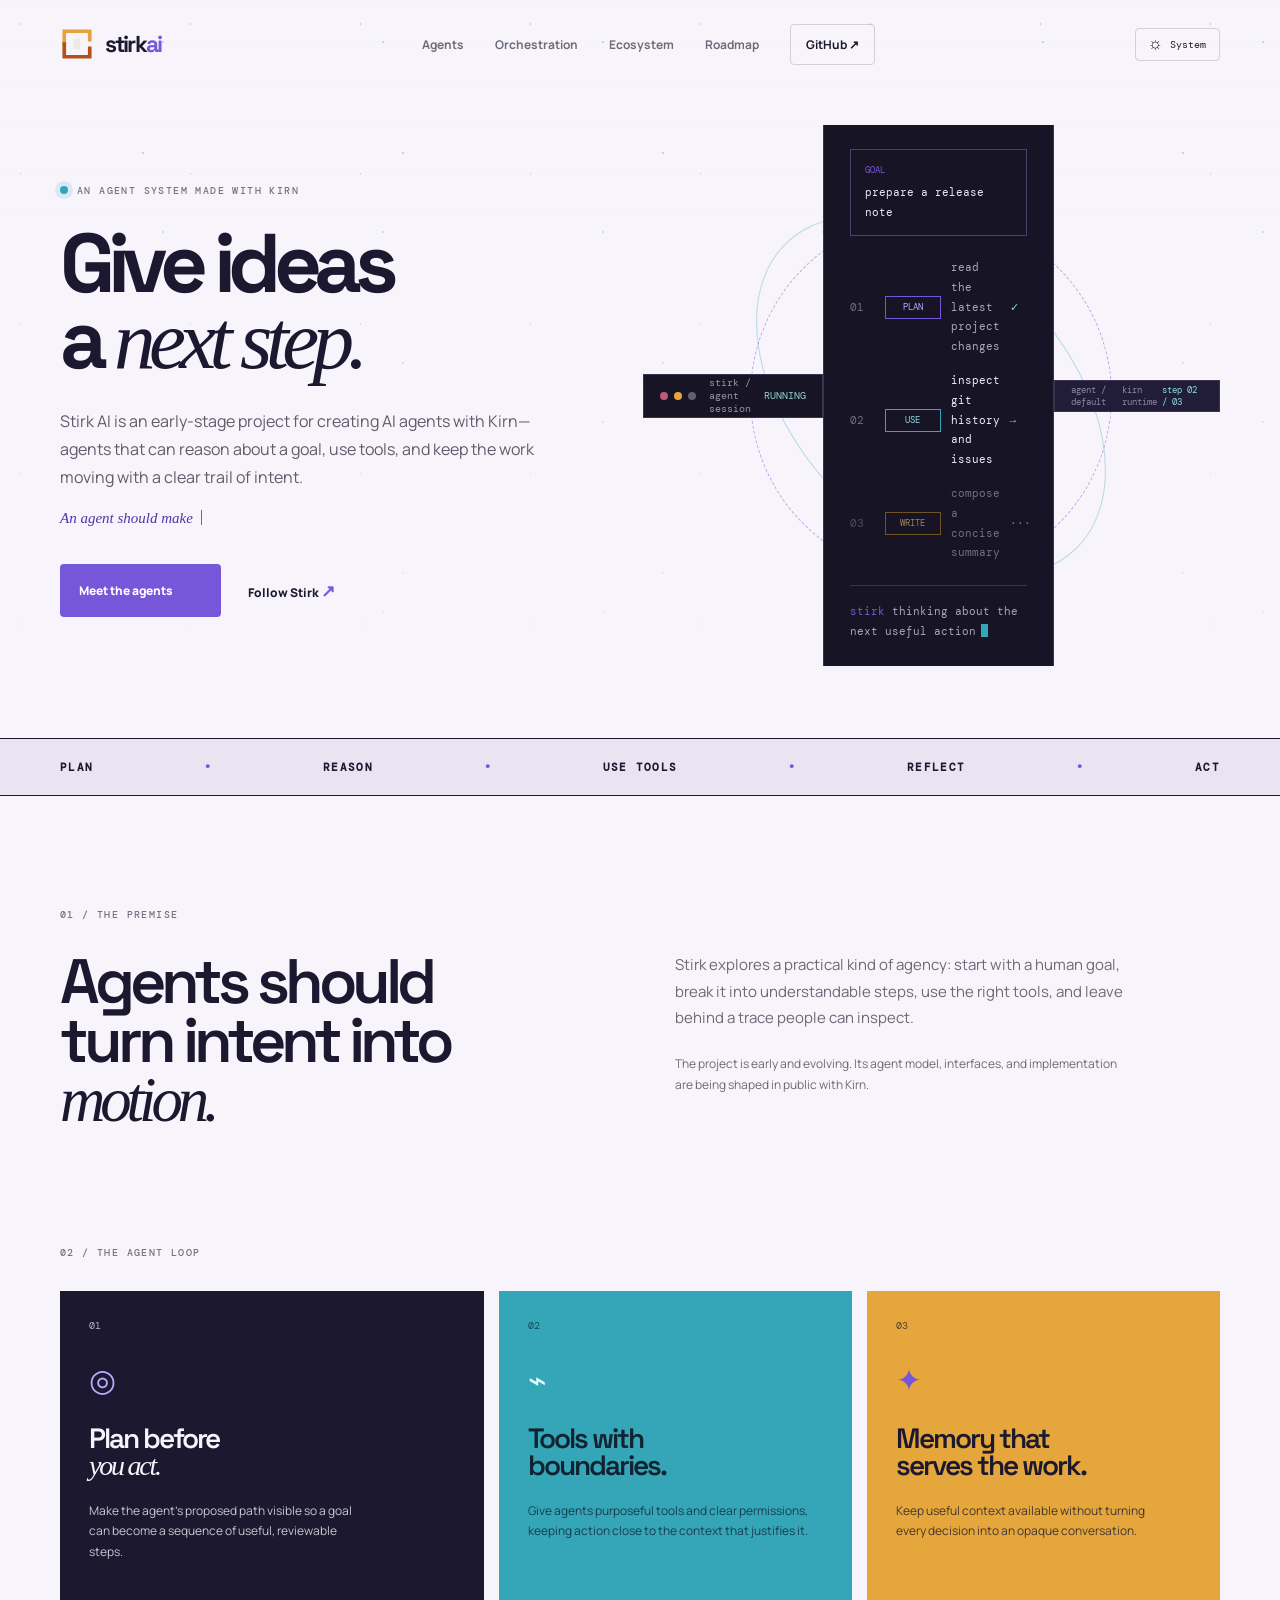
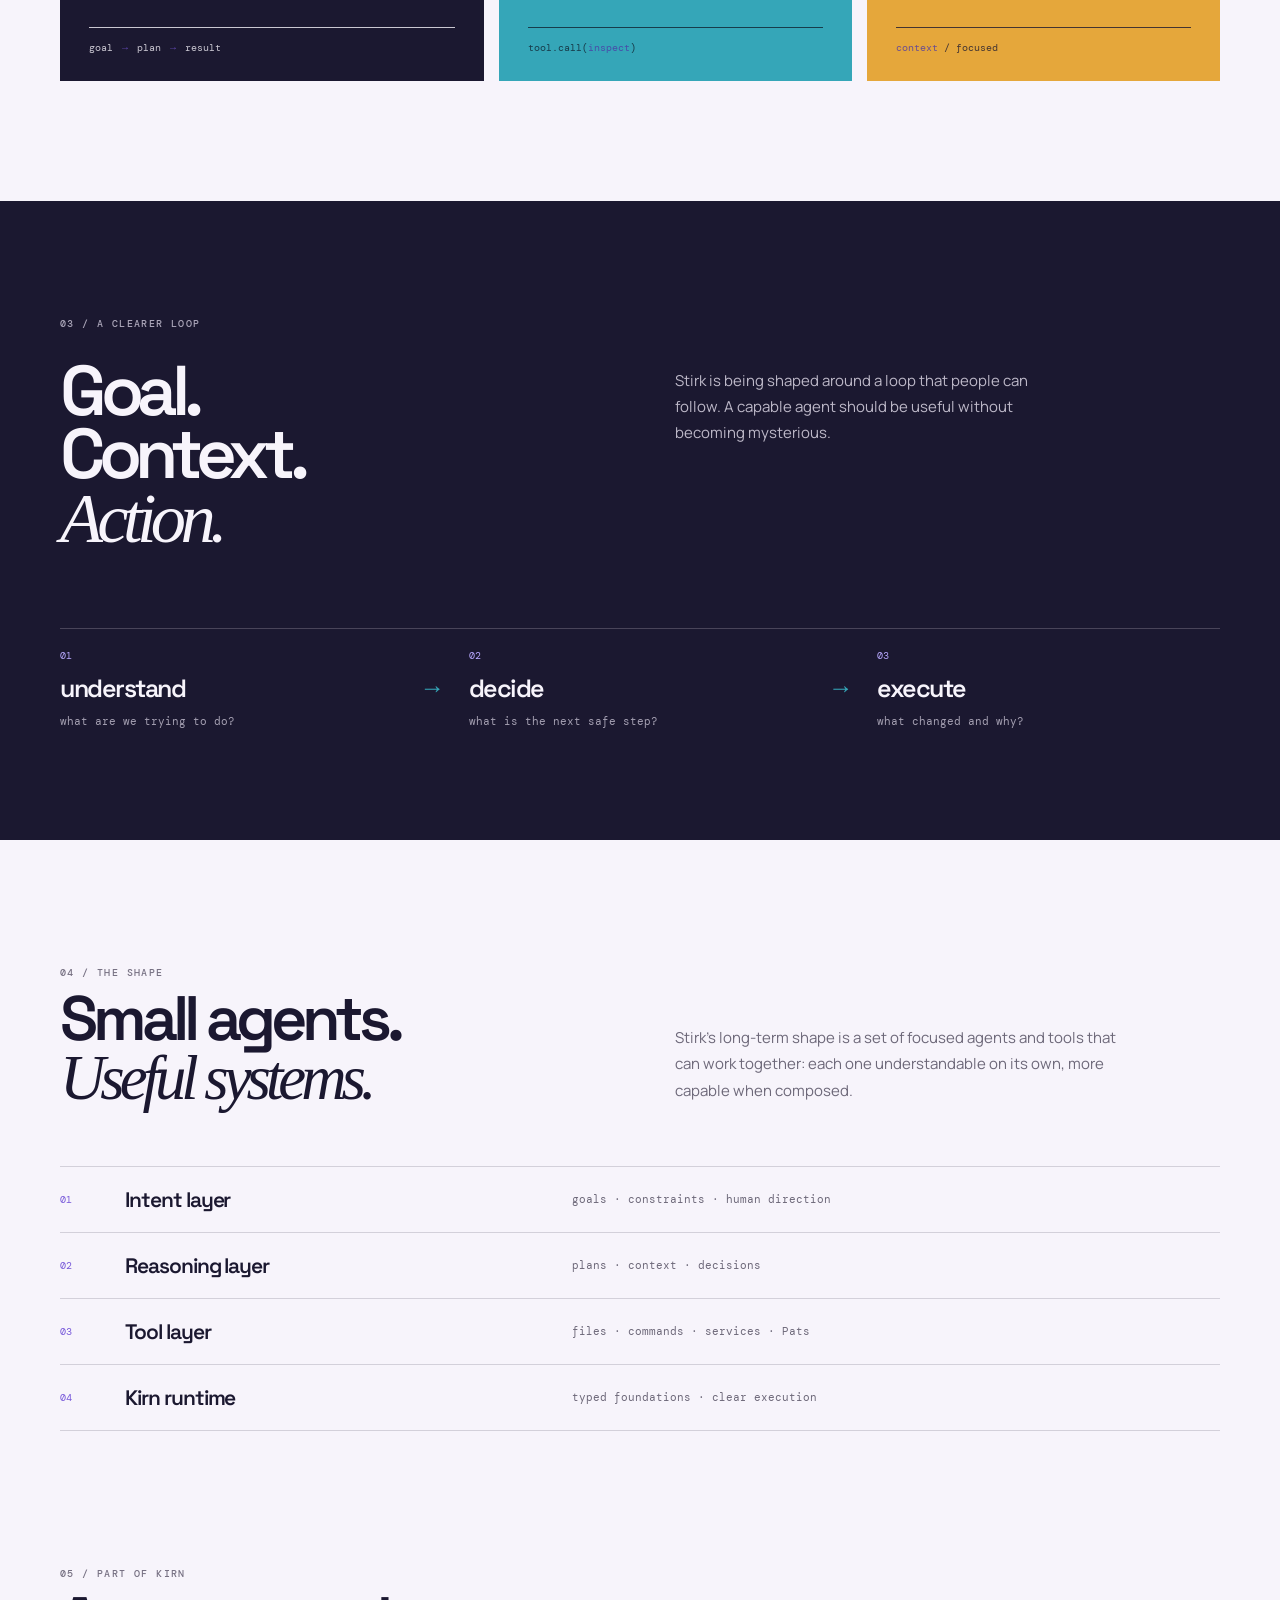
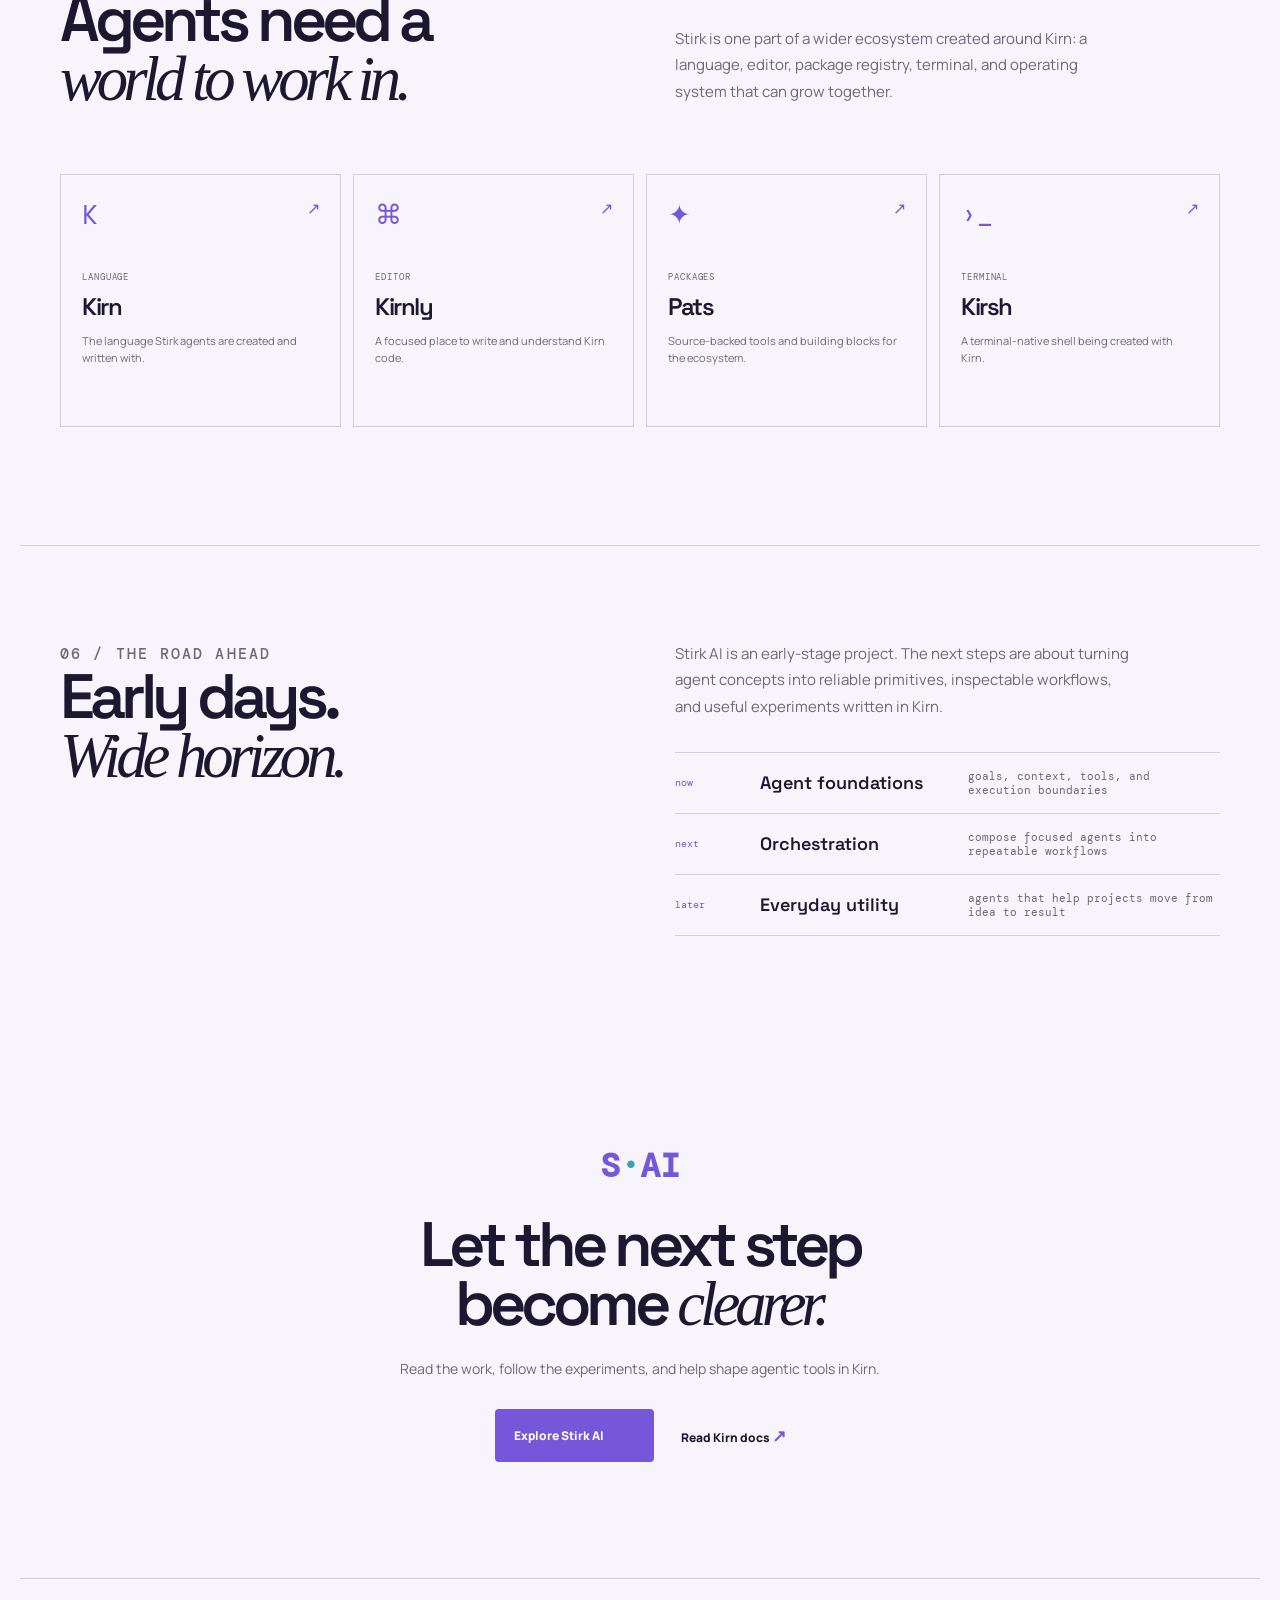
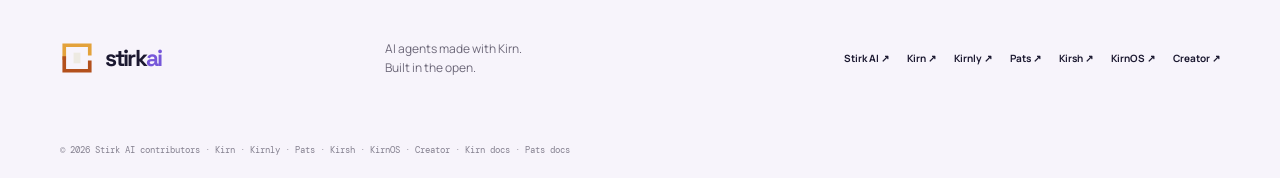
<file: index.html>
<!doctype html>
<html lang="en">
<head>
  <meta charset="UTF-8"><meta name="viewport" content="width=device-width,initial-scale=1">
  <meta name="description" content="Stirk AI is an early-stage AI-agent system created and written with the Kirn programming language. Explore its agent-first ideas, orchestration model, and open development.">
  <meta name="keywords" content="Stirk AI, AI agents, Kirn AI, Kirn programming language, agent orchestration, autonomous tools">
  <meta name="author" content="Stirk AI contributors"><meta name="robots" content="index, follow, max-image-preview:large">
  <link rel="canonical" href="https://stirk-ai.github.io/"><meta name="theme-color" content="#161322">
  <title>Stirk AI — agents created with Kirn</title>
  <meta property="og:type" content="website"><meta property="og:site_name" content="Stirk AI"><meta property="og:title" content="Stirk AI — agents created with Kirn"><meta property="og:description" content="An open AI-agent project exploring planning, tools, and execution with the Kirn programming language."><meta property="og:url" content="https://stirk-ai.github.io/"><meta property="og:image" content="https://stirk-ai.github.io/Stirkai-logos/logo-on-dark-mode-1280x640.png"><meta property="og:image:alt" content="Stirk AI agent platform">
  <meta name="twitter:card" content="summary_large_image"><meta name="twitter:title" content="Stirk AI — agents created with Kirn"><meta name="twitter:description" content="Give an agent a goal. Let it find the next useful step."><meta name="twitter:image" content="https://stirk-ai.github.io/Stirkai-logos/logo-on-dark-mode-1280x640.png"><meta name="twitter:image:alt" content="Stirk AI agent platform">
  <link rel="icon" type="image/svg+xml" href="Stirkai-logos/favicon-on-light-mode.svg"><link rel="preconnect" href="https://fonts.googleapis.com"><link rel="preconnect" href="https://fonts.gstatic.com" crossorigin><link href="https://fonts.googleapis.com/css2?family=DM+Mono:wght@400;500&family=Manrope:wght@400;500;600;700;800&family=Space+Grotesk:wght@500;600;700&display=swap" rel="stylesheet"><link rel="stylesheet" href="styles.css">
</head>
<body><div class="starfield" aria-hidden="true"></div><header class="site-header shell"><a class="brand" href="#top"><img src="Stirkai-logos/icon-on-dark-mode.svg" alt=""><span>stirk<span class="accent">ai</span></span></a><nav aria-label="Main navigation"><a href="#agents">Agents</a><a href="#orchestration">Orchestration</a><a href="#ecosystem">Ecosystem</a><a href="#roadmap">Roadmap</a><a class="github" href="https://github.com/stirk-ai" target="_blank" rel="noreferrer">GitHub ↗</a></nav><div class="header-tools"><button class="theme-toggle" type="button" aria-label="Use system theme" title="Use system theme"><span class="theme-icon" aria-hidden="true">☼</span><span class="theme-label">System</span></button><button class="menu" aria-label="Toggle navigation" aria-expanded="false"><i></i><i></i></button></div></header>
<main id="top">
<section class="hero shell"><div class="hero-copy"><p class="eyebrow"><span class="signal"></span> an agent system made with Kirn</p><h1>Give ideas<br>a <em>next step.</em></h1><p class="hero-lede">Stirk AI is an early-stage project for creating AI agents with Kirn—agents that can reason about a goal, use tools, and keep the work moving with a clear trail of intent.</p><p class="hero-typing" aria-live="polite"><span>An agent should </span><strong id="typing-text">make the next step visible.</strong><i class="typing-cursor" aria-hidden="true"></i></p><div class="hero-actions"><a class="button button-violet" href="#agents">Meet the agents <span>↓</span></a><a class="quiet-link" href="https://github.com/stirk-ai" target="_blank" rel="noreferrer">Follow Stirk <span>↗</span></a></div></div><div class="agent-console" id="agents"><div class="console-top"><div class="traffic"><i></i><i></i><i></i></div><span>stirk / agent session</span><b>RUNNING</b></div><div class="console-body"><div class="goal"><span>GOAL</span><strong>prepare a release note</strong></div><div class="agent-line"><i>01</i><span class="node violet">PLAN</span><p>read the latest project changes</p><b>✓</b></div><div class="agent-line active"><i>02</i><span class="node cyan">USE</span><p>inspect git history and issues</p><b>→</b></div><div class="agent-line muted"><i>03</i><span class="node amber">WRITE</span><p>compose a concise summary</p><b>···</b></div><div class="console-prompt"><span>stirk</span> thinking about the next useful action<span class="cursor"></span></div></div><div class="console-status"><span>agent / default</span><span>kirn runtime</span><span>step 02 / 03</span></div></div></section>
<section class="signal-bar"><div class="shell"><span>plan</span><i>·</i><span>reason</span><i>·</i><span>use tools</span><i>·</i><span>reflect</span><i>·</i><span>act</span></div></section>
<section class="intro shell"><div class="section-number">01 / THE PREMISE</div><div class="intro-grid"><h2>Agents should<br>turn intent into <em>motion.</em></h2><div><p>Stirk explores a practical kind of agency: start with a human goal, break it into understandable steps, use the right tools, and leave behind a trace people can inspect.</p><p class="muted">The project is early and evolving. Its agent model, interfaces, and implementation are being shaped in public with Kirn.</p></div></div></section>
<section class="capabilities shell" id="orchestration"><div class="section-number">02 / THE AGENT LOOP</div><div class="capability-grid"><article class="capability main-cap"><span class="cap-no">01</span><div class="cap-symbol">◎</div><h3>Plan before<br><em>you act.</em></h3><p>Make the agent’s proposed path visible so a goal can become a sequence of useful, reviewable steps.</p><div class="mini-flow"><span>goal</span><b>→</b><span>plan</span><b>→</b><span>result</span></div></article><article class="capability cyan-cap"><span class="cap-no">02</span><div class="cap-symbol">⌁</div><h3>Tools with<br>boundaries.</h3><p>Give agents purposeful tools and clear permissions, keeping action close to the context that justifies it.</p><div class="code-pill">tool.call(<b>inspect</b>)</div></article><article class="capability amber-cap"><span class="cap-no">03</span><div class="cap-symbol">✦</div><h3>Memory that<br>serves the work.</h3><p>Keep useful context available without turning every decision into an opaque conversation.</p><div class="code-pill"><span>context</span> / focused</div></article></div></section>
<section class="orchestration" id="workflow"><div class="shell"><p class="section-number">03 / A CLEARER LOOP</p><div class="orchestration-head"><h2>Goal.<br>Context.<br><em>Action.</em></h2><p>Stirk is being shaped around a loop that people can follow. A capable agent should be useful without becoming mysterious.</p></div><div class="loop-line"><div><span>01</span><strong>understand</strong><small>what are we trying to do?</small></div><i>→</i><div><span>02</span><strong>decide</strong><small>what is the next safe step?</small></div><i>→</i><div><span>03</span><strong>execute</strong><small>what changed and why?</small></div></div></div></section>
<section class="architecture shell"><div class="architecture-head"><div><p class="section-number">04 / THE SHAPE</p><h2>Small agents.<br><em>Useful systems.</em></h2></div><p>Stirk’s long-term shape is a set of focused agents and tools that can work together: each one understandable on its own, more capable when composed.</p></div><div class="layers"><div><span>01</span><strong>Intent layer</strong><small>goals · constraints · human direction</small></div><div><span>02</span><strong>Reasoning layer</strong><small>plans · context · decisions</small></div><div><span>03</span><strong>Tool layer</strong><small>files · commands · services · Pats</small></div><div><span>04</span><strong>Kirn runtime</strong><small>typed foundations · clear execution</small></div></div></section>
<section class="ecosystem shell" id="ecosystem"><div class="ecosystem-head"><div><p class="section-number">05 / PART OF KIRN</p><h2>Agents need a<br><em>world to work in.</em></h2></div><p>Stirk is one part of a wider ecosystem created around Kirn: a language, editor, package registry, terminal, and operating system that can grow together.</p></div><div class="ecosystem-grid"><a class="ecosystem-card" href="https://kirn-lang.github.io/" target="_blank" rel="noreferrer"><span class="ecosystem-icon">K</span><small>LANGUAGE</small><strong>Kirn</strong><p>The language Stirk agents are created and written with.</p><span class="card-arrow">↗</span></a><a class="ecosystem-card" href="https://kirnly.github.io/" target="_blank" rel="noreferrer"><span class="ecosystem-icon">⌘</span><small>EDITOR</small><strong>Kirnly</strong><p>A focused place to write and understand Kirn code.</p><span class="card-arrow">↗</span></a><a class="ecosystem-card" href="https://pats-registry.github.io/" target="_blank" rel="noreferrer"><span class="ecosystem-icon">✦</span><small>PACKAGES</small><strong>Pats</strong><p>Source-backed tools and building blocks for the ecosystem.</p><span class="card-arrow">↗</span></a><a class="ecosystem-card" href="https://kirsh-shell.github.io/" target="_blank" rel="noreferrer"><span class="ecosystem-icon">›_</span><small>TERMINAL</small><strong>Kirsh</strong><p>A terminal-native shell being created with Kirn.</p><span class="card-arrow">↗</span></a></div></section>
<section class="roadmap shell" id="roadmap"><div><p class="section-number">06 / THE ROAD AHEAD</p><h2>Early days.<br><em>Wide horizon.</em></h2></div><div><p>Stirk AI is an early-stage project. The next steps are about turning agent concepts into reliable primitives, inspectable workflows, and useful experiments written in Kirn.</p><div class="roadmap-list"><div><span>now</span><strong>Agent foundations</strong><small>goals, context, tools, and execution boundaries</small></div><div><span>next</span><strong>Orchestration</strong><small>compose focused agents into repeatable workflows</small></div><div><span>later</span><strong>Everyday utility</strong><small>agents that help projects move from idea to result</small></div></div></div></section>
<section class="cta shell"><div class="cta-mark">S<span>·</span>AI</div><h2>Let the next step<br>become <em>clearer.</em></h2><p>Read the work, follow the experiments, and help shape agentic tools in Kirn.</p><div class="hero-actions"><a class="button button-violet" href="https://github.com/stirk-ai/stirk-ai" target="_blank" rel="noreferrer">Explore Stirk AI <span>↗</span></a><a class="quiet-link" href="https://rkriad585.github.io/kirn/" target="_blank" rel="noreferrer">Read Kirn docs <span>↗</span></a></div></section>
</main><footer class="footer shell"><a class="brand" href="#top"><img src="Stirkai-logos/icon-on-dark-mode.svg" alt=""><span>stirk<span class="accent">ai</span></span></a><p>AI agents made with Kirn.<br>Built in the open.</p><div><a href="https://github.com/stirk-ai" target="_blank" rel="noreferrer">Stirk AI ↗</a><a href="https://kirn-lang.github.io/" target="_blank" rel="noreferrer">Kirn ↗</a><a href="https://kirnly.github.io/" target="_blank" rel="noreferrer">Kirnly ↗</a><a href="https://pats-registry.github.io/" target="_blank" rel="noreferrer">Pats ↗</a><a href="https://kirsh-shell.github.io/" target="_blank" rel="noreferrer">Kirsh ↗</a><a href="https://kirnos-kernel.github.io/" target="_blank" rel="noreferrer">KirnOS ↗</a><a href="https://rkriad585.github.io/" target="_blank" rel="noreferrer">Creator ↗</a></div><small>© 2026 Stirk AI contributors · <a href="https://kirn-lang.github.io/" target="_blank" rel="noreferrer">Kirn</a> · <a href="https://kirnly.github.io/" target="_blank" rel="noreferrer">Kirnly</a> · <a href="https://pats-registry.github.io/" target="_blank" rel="noreferrer">Pats</a> · <a href="https://kirsh-shell.github.io/" target="_blank" rel="noreferrer">Kirsh</a> · <a href="https://kirnos-kernel.github.io/" target="_blank" rel="noreferrer">KirnOS</a> · <a href="https://rkriad585.github.io/" target="_blank" rel="noreferrer">Creator</a> · <a href="https://rkriad585.github.io/kirn/" target="_blank" rel="noreferrer">Kirn docs</a> · <a href="https://pats-registry.github.io/pats/" target="_blank" rel="noreferrer">Pats docs</a></small></footer><script type="application/ld+json">{"@context":"https://schema.org","@type":"SoftwareApplication","name":"Stirk AI","applicationCategory":"DeveloperApplication","operatingSystem":"Linux, macOS, Windows","description":"An early-stage AI-agent system created and written with the Kirn programming language.","url":"https://stirk-ai.github.io/","codeRepository":"https://github.com/stirk-ai/stirk-ai","programmingLanguage":"Kirn","author":{"@type":"Person","name":"RK Riad Khan","alternateName":"RKRIAD585","url":"https://rkriad585.github.io"},"isPartOf":{"@type":"SoftwareSourceCode","name":"Kirn","url":"https://github.com/rkriad585/kirn"},"sameAs":["https://kirn-lang.github.io/","https://pats-registry.github.io/"]}</script><script src="script.js"></script></body></html>
</file>
<file: styles.css>
:root{--ink:#1b1830;--paper:#f7f4fb;--soft:#e9e3f2;--muted:#6d6879;--line:rgba(27,24,48,.16);--violet:#7657d9;--deep:#4d38a6;--cyan:#35a6b8;--amber:#e5a73b;--mono:'DM Mono',monospace;--sans:'Manrope',Arial,sans-serif;--display:'Space Grotesk',var(--sans)}*{box-sizing:border-box}html{scroll-behavior:smooth}body{margin:0;background:var(--paper);color:var(--ink);font-family:var(--sans);overflow-x:hidden}.starfield{position:fixed;inset:0;pointer-events:none;opacity:.32;background-image:radial-gradient(circle at 12% 16%,var(--violet) 1px,transparent 1px),radial-gradient(circle at 74% 22%,var(--cyan) 1px,transparent 1px),radial-gradient(circle at 55% 73%,var(--violet) 1px,transparent 1px),linear-gradient(rgba(27,24,48,.035) 1px,transparent 1px);background-size:170px 150px,220px 190px,260px 210px,100% 42px;mask-image:linear-gradient(to bottom,#000,transparent 90%)}.shell{max-width:1240px;padding-left:40px;padding-right:40px;margin:auto}.site-header{height:88px;display:flex;align-items:center;justify-content:space-between;position:relative;z-index:4}.brand{display:flex;align-items:center;gap:11px;color:var(--ink);text-decoration:none;font:700 23px var(--display);letter-spacing:-.08em}.brand img{width:34px;height:34px;object-fit:contain}.accent{color:var(--violet)}nav{display:flex;align-items:center;gap:31px;font:700 12px var(--sans)}nav a,.footer a{color:inherit;text-decoration:none}nav a:not(.github){opacity:.62}nav a:hover,.footer a:hover{opacity:1}.github{border:1px solid var(--line);padding:11px 15px;border-radius:4px}.header-tools{display:flex;align-items:center;gap:13px}.theme-toggle{display:inline-flex;align-items:center;gap:7px;border:1px solid var(--line);border-radius:4px;background:transparent;color:inherit;padding:9px 11px;font:10px var(--mono);cursor:pointer}.theme-toggle:hover{background:rgba(118,87,217,.16)}.theme-icon{font:17px Georgia,serif;line-height:10px}.theme-label{min-width:38px;text-align:left}.menu{display:none;border:0;background:transparent}.menu i{display:block;width:22px;height:2px;background:var(--ink);margin:5px}.hero{display:grid;grid-template-columns:1fr 1.08fr;gap:48px;align-items:center;min-height:650px;padding-top:40px;padding-bottom:75px}.eyebrow,.section-number{font:500 10px var(--mono);letter-spacing:.14em;text-transform:uppercase;color:#777183}.eyebrow{display:flex;align-items:center;gap:9px}.signal{width:8px;height:8px;border-radius:50%;background:var(--cyan);box-shadow:0 0 0 5px rgba(53,166,184,.14);animation:pulse 2s infinite}@keyframes pulse{50%{box-shadow:0 0 0 10px rgba(53,166,184,0)}}h1{font:700 clamp(55px,6.5vw,88px)/.91 var(--display);letter-spacing:-.09em;margin:29px 0}h1 em,h2 em,h3 em{font-family:Georgia,serif;font-weight:400;letter-spacing:-.08em}.hero-lede{max-width:480px;color:#605b6c;font-size:16px;line-height:1.75}.hero-typing{font:italic 15px Georgia,serif;color:var(--deep);margin:19px 0 0;min-height:23px}.hero-typing strong{font-weight:400}.typing-cursor{display:inline-block;width:1px;height:15px;background:var(--violet);margin-left:4px;vertical-align:-2px;animation:blink 1s steps(1) infinite}@keyframes blink{50%{opacity:0}}.hero-actions{display:flex;align-items:center;gap:27px;margin-top:31px}.button{display:inline-flex;align-items:center;gap:17px;padding:15px 19px;text-decoration:none;border-radius:4px;font-size:12px;font-weight:800}.button span,.quiet-link span{color:var(--violet);font-size:17px}.button-violet{background:var(--violet);color:#fff}.quiet-link{color:var(--ink);font-size:12px;font-weight:800;text-decoration:none}.agent-console{height:480px;display:flex;align-items:center;justify-content:center;position:relative}.agent-console:before{content:'';position:absolute;width:360px;height:360px;border:1px dashed rgba(118,87,217,.48);border-radius:50%;transform:rotate(25deg)}.agent-console:after{content:'';position:absolute;width:270px;height:420px;border:1px solid rgba(53,166,184,.34);border-radius:50%;transform:rotate(-43deg)}.agent-console{isolation:isolate}.console-top,.console-body,.console-status{position:relative;z-index:2}.console-top{height:44px;display:flex;align-items:center;gap:13px;padding:0 16px;border-bottom:1px solid #39334f;color:#9893aa;font:10px var(--mono)}.agent-console>div:not(:first-child){width:min(530px,100%)}.agent-console .console-top{background:#171426;border:1px solid #39334f}.traffic{display:flex;gap:6px}.traffic i{width:8px;height:8px;border-radius:50%;background:#625d70}.traffic i:first-child{background:#bf5b76}.traffic i:nth-child(2){background:var(--amber)}.console-top b{margin-left:auto;color:#91d3c9;font-weight:400}.console-body{background:#171426;color:#eeeaf6;border-left:1px solid #39334f;border-right:1px solid #39334f;padding:24px 26px;min-height:326px;font:11px/1.8 var(--mono)}.goal{border:1px solid #4a4269;padding:12px 14px;margin-bottom:22px}.goal span{display:block;color:var(--violet);font-size:9px;margin-bottom:5px}.goal strong{font-weight:400}.agent-line{display:grid;grid-template-columns:25px 56px 1fr 17px;gap:10px;align-items:center;margin:14px 0;color:#aca7bd}.agent-line i{color:#736d82;font-style:normal}.agent-line p{margin:0}.agent-line b{font-weight:400;color:#91d3c9}.agent-line.active{color:#f1edf8}.agent-line.muted{opacity:.62}.node{font-size:9px;padding:2px 5px;text-align:center;border:1px solid}.node.violet{color:#b9a9ff;border-color:#7657d9}.node.cyan{color:#8bdbe1;border-color:#35a6b8}.node.amber{color:#f2c874;border-color:#a87924}.console-prompt{border-top:1px solid #39334f;padding-top:16px;margin-top:22px;color:#aaa5b8}.console-prompt span:first-child{color:var(--violet)}.cursor{display:inline-block;width:7px;height:13px;background:var(--cyan);vertical-align:-2px;margin-left:5px;animation:blink 1s steps(1) infinite}.console-status{height:32px;display:flex;justify-content:space-between;align-items:center;padding:0 16px;background:#211c38;border:1px solid #39334f;color:#8e88a4;font:9px var(--mono)}.console-status span:last-child{color:#8bdbe1}.signal-bar{border-top:1px solid var(--ink);border-bottom:1px solid var(--ink);background:var(--soft)}.signal-bar .shell{display:flex;justify-content:space-between;align-items:center;padding-top:16px;padding-bottom:16px;font:700 11px var(--mono);letter-spacing:.12em;text-transform:uppercase}.signal-bar i{font-style:normal;color:var(--violet);font-size:18px}.intro{padding-top:112px;padding-bottom:116px}.intro-grid,.architecture-head,.ecosystem-head,.roadmap{display:grid;grid-template-columns:1fr 1fr;gap:70px}.intro-grid{margin-top:31px}.intro h2,.capabilities h2,.architecture h2,.ecosystem h2,.roadmap h2,.cta h2{font:600 clamp(42px,4.9vw,64px)/.94 var(--display);letter-spacing:-.08em;margin:0}.intro-grid p,.architecture-head>p,.ecosystem-head>p,.roadmap>div>p{color:var(--muted);font-size:15px;line-height:1.78;max-width:455px;margin:0}.intro-grid .muted{font-size:12px;margin-top:21px}.capabilities{padding-bottom:120px}.capability-grid{display:grid;grid-template-columns:1.2fr 1fr 1fr;gap:15px;margin-top:32px}.capability{min-height:390px;padding:28px 29px 27px;display:flex;flex-direction:column}.main-cap{background:var(--ink);color:var(--paper)}.cyan-cap{background:var(--cyan);color:#112331}.amber-cap{background:var(--amber)}.cap-no{font:10px var(--mono);opacity:.72}.cap-symbol{font:31px var(--mono);margin:28px 0 24px;color:var(--violet)}.main-cap .cap-symbol{color:#b9a9ff}.cyan-cap .cap-symbol{color:#e2ffff}.capability h3{font:600 28px/.98 var(--display);letter-spacing:-.07em;margin:0}.capability p{font-size:12px;line-height:1.7;margin:21px 0 0;max-width:280px;opacity:.8}.mini-flow{margin-top:auto;border-top:1px solid currentColor;padding-top:13px;display:flex;gap:9px;align-items:center;font:10px var(--mono);opacity:.8}.mini-flow b{color:var(--violet);font-weight:400}.code-pill{margin-top:auto;border-top:1px solid currentColor;padding-top:13px;font:10px var(--mono);opacity:.8}.code-pill b{font-weight:400;color:var(--deep)}.code-pill span{color:var(--deep)}.orchestration{background:var(--ink);color:var(--paper);padding:106px 0 112px}.orchestration .section-number{color:#aaa5b8}.orchestration-head{display:grid;grid-template-columns:1fr 1fr;gap:70px;margin-top:30px}.orchestration-head h2{font:600 clamp(48px,5.5vw,76px)/.9 var(--display);letter-spacing:-.09em;margin:0}.orchestration-head p{color:#bdb8c8;font-size:15px;line-height:1.75;max-width:390px;margin:8px 0 0}.loop-line{display:grid;grid-template-columns:1fr 32px 1fr 32px 1fr;gap:17px;align-items:center;margin-top:78px;border-top:1px solid #494459;padding-top:20px}.loop-line div{display:flex;flex-direction:column;gap:10px}.loop-line span{font:10px var(--mono);color:#b9a9ff}.loop-line strong{font:600 25px var(--display);letter-spacing:-.06em}.loop-line small{font:11px var(--mono);color:#a5a0b2}.loop-line i{font:25px Georgia,serif;color:var(--cyan);font-style:normal}.architecture{padding-top:116px;padding-bottom:118px}.architecture-head{align-items:end}.architecture-head>p{margin-bottom:3px}.layers{margin-top:58px;border-top:1px solid var(--line)}.layers div{display:grid;grid-template-columns:50px 1fr 1.5fr;align-items:center;gap:15px;padding:19px 0;border-bottom:1px solid var(--line)}.layers span{font:10px var(--mono);color:var(--violet)}.layers strong{font:600 21px var(--display);letter-spacing:-.05em}.layers small{font:11px var(--mono);color:var(--muted)}.ecosystem{padding-top:8px;padding-bottom:118px}.ecosystem-head{align-items:end}.ecosystem-head>p{margin-bottom:3px}.ecosystem-grid{display:grid;grid-template-columns:repeat(4,1fr);gap:12px;margin-top:65px}.ecosystem-card{min-height:253px;border:1px solid var(--line);padding:22px 21px;color:var(--ink);text-decoration:none;position:relative;transition:transform .2s,border-color .2s}.ecosystem-card:hover{transform:translateY(-4px);border-color:var(--violet)}.ecosystem-icon{display:block;color:var(--violet);font:27px var(--mono);margin-bottom:39px}.ecosystem-card small{display:block;color:var(--muted);font:9px var(--mono);letter-spacing:.1em}.ecosystem-card strong{display:block;font:600 24px var(--display);letter-spacing:-.06em;margin-top:8px}.ecosystem-card p{font-size:11px;line-height:1.6;color:var(--muted);margin:10px 0 0}.card-arrow{position:absolute;right:20px;top:22px;color:var(--violet)}.roadmap{padding-top:95px;padding-bottom:115px;border-top:1px solid var(--line)}.roadmap-list{margin-top:31px;border-top:1px solid var(--line)}.roadmap-list div{display:grid;grid-template-columns:70px 1fr 1.3fr;align-items:center;gap:15px;padding:16px 0;border-bottom:1px solid var(--line)}.roadmap-list span{font:10px var(--mono);color:var(--violet)}.roadmap-list strong{font:600 18px var(--display)}.roadmap-list small{font:11px var(--mono);color:var(--muted)}.cta{text-align:center;padding-top:92px;padding-bottom:116px}.cta-mark{font:700 34px var(--mono);color:var(--violet);margin-bottom:27px}.cta-mark span{color:var(--cyan)}.cta p{color:var(--muted);font-size:14px;margin:25px 0 0}.cta .hero-actions{justify-content:center}.footer{min-height:200px;border-top:1px solid var(--line);display:grid;grid-template-columns:1fr 1fr 1.7fr;gap:25px;align-items:center;position:relative;padding-top:22px;padding-bottom:63px}.footer p{color:var(--muted);font-size:12px;line-height:1.6}.footer>div{display:flex;justify-content:flex-end;gap:18px;flex-wrap:wrap;font-size:10px;font-weight:700}.footer small{position:absolute;bottom:22px;left:40px;right:40px;color:#858190;font:9px var(--mono)}.theme-dark{--ink:#eeebf5;--paper:#161322;--soft:#24203a;--muted:#b4afc2;--line:rgba(238,235,245,.18);--deep:#b8a7ff}.theme-dark .starfield{opacity:.5}.theme-dark .main-cap{background:#eeebf5;color:#1b1830}.theme-dark .button-violet{color:#fff}.theme-dark .ecosystem-card{background:#1d1930}.theme-dark .console-body,.theme-dark .console-top{background:#11101b}.theme-dark .console-status{background:#211c38}@media(max-width:900px){.shell{padding-left:22px;padding-right:22px}.site-header{height:72px}.site-header nav{display:none;position:absolute;top:72px;left:22px;right:22px;padding:20px;background:var(--paper);border:1px solid var(--line);flex-direction:column;align-items:flex-start;gap:19px;z-index:5}.site-header nav.open{display:flex}.menu{display:block}.hero{display:block;min-height:0;padding-top:75px;padding-bottom:75px}.agent-console{height:430px;margin-top:25px}.intro-grid,.orchestration-head,.architecture-head,.ecosystem-head,.roadmap{display:block}.intro-grid>div,.orchestration-head>p,.architecture-head>p,.ecosystem-head>p,.roadmap>div+div{margin-top:30px}.capability-grid{grid-template-columns:1fr}.capability{min-height:285px}.cap-symbol{margin:20px 0}.ecosystem-grid{grid-template-columns:repeat(2,1fr);margin-top:45px}.roadmap{padding-top:70px}.footer{display:block;padding-top:35px}.footer p{margin:24px 0}.footer>div{justify-content:flex-start}.footer small{left:22px;right:22px}.signal-bar .shell{overflow:hidden;gap:18px;justify-content:flex-start;white-space:nowrap}.loop-line{margin-top:52px}}@media(max-width:560px){h1{font-size:57px}.agent-console{height:390px}.console-body{padding:20px 15px;font-size:9px}.console-top{font-size:9px}.agent-line{grid-template-columns:20px 48px 1fr 12px;gap:7px}.ecosystem-grid{grid-template-columns:1fr}.loop-line{grid-template-columns:1fr;gap:18px}.loop-line i{display:none}.loop-line div{border-bottom:1px solid #494459;padding-bottom:16px}.loop-line div:last-child{border:0}.layers div{grid-template-columns:42px 1fr}.layers small{grid-column:2}.roadmap-list div{grid-template-columns:52px 1fr}.roadmap-list small{grid-column:2}.footer small{line-height:1.7}.hero-actions{flex-wrap:wrap;gap:18px}}
</file>
